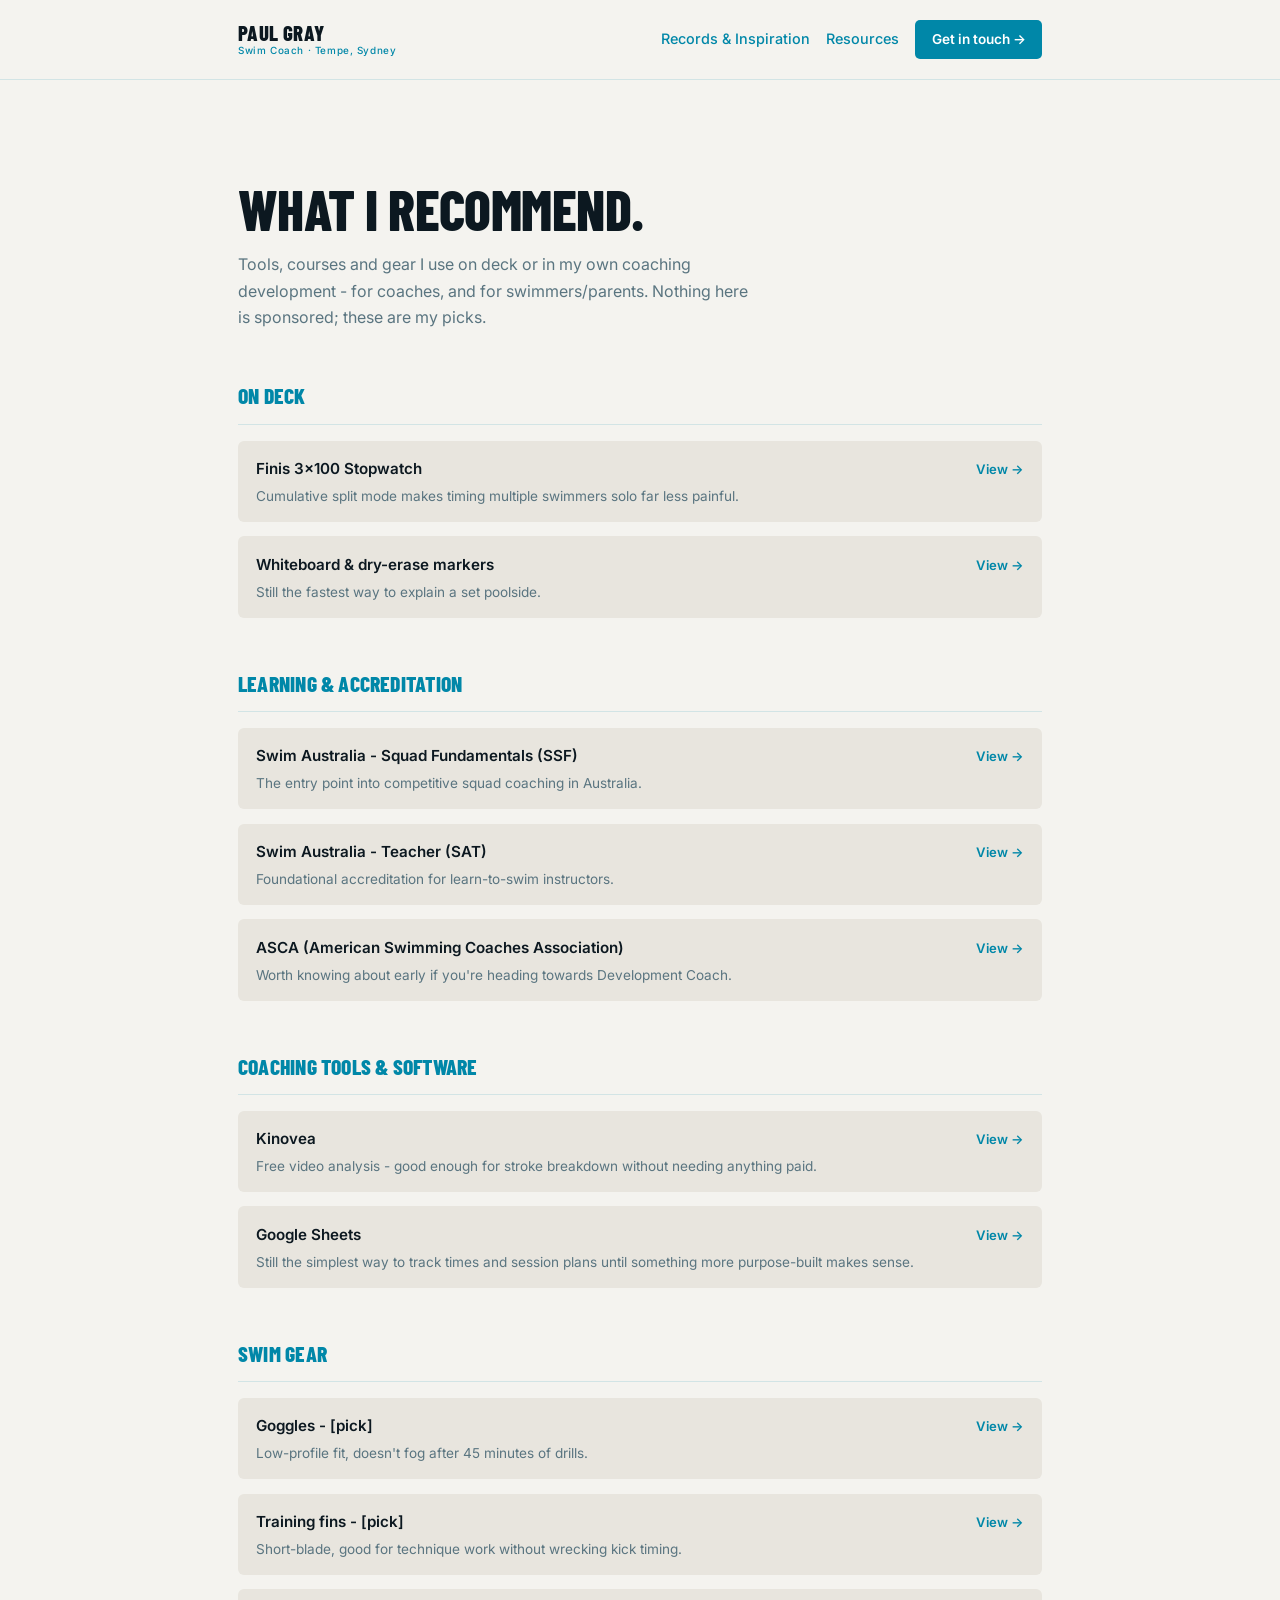
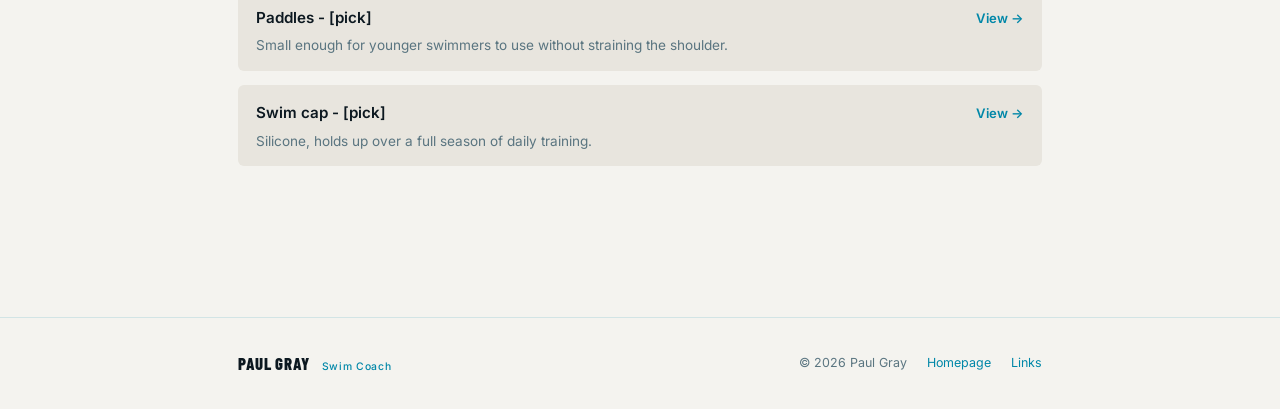
<file: resources.html>
<!DOCTYPE html>
<html lang="en-AU">
<head>
  <meta charset="UTF-8">
  <meta name="viewport" content="width=device-width, initial-scale=1.0">
  <meta name="description" content="Coaching tools, learning pathways and swim gear Paul Gray uses and recommends.">
  <meta name="theme-color" content="#F4F3EF" media="(prefers-color-scheme: light)">
  <meta name="theme-color" content="#0C1820" media="(prefers-color-scheme: dark)">
  <title>What I Recommend | Paul Gray</title>
  <link rel="preconnect" href="https://fonts.googleapis.com">
  <link rel="preconnect" href="https://fonts.gstatic.com" crossorigin>
  <link href="https://fonts.googleapis.com/css2?family=Barlow+Condensed:wght@700;800&family=Inter:ital,wght@0,400;0,500;0,600;1,400&display=swap" rel="stylesheet">
  <link rel="stylesheet" href="style.css">
</head>
<body>

  <header class="nav" role="banner">
    <div class="container nav__inner">
      <a href="index.html" class="nav__logo" aria-label="Paul Gray - home">
        Paul Gray
        <span>Swim Coach · Tempe, Sydney</span>
      </a>
      <nav style="display: flex; gap: 1rem; align-items: center;">
        <a href="records.html" style="color: var(--col-water); text-decoration: none; font-size: 0.9rem; font-weight: 500;">Records & Inspiration</a>
        <a href="resources.html" style="color: var(--col-water); text-decoration: none; font-size: 0.9rem; font-weight: 500;">Resources</a>
        <a href="index.html#contact" class="btn btn--primary nav__cta">Get in touch →</a>
      </nav>
    </div>
  </header>

  <main class="resources">
    <div class="container">

      <div class="resources__header">
        <h1>What I recommend.</h1>
        <p>
          Tools, courses and gear I use on deck or in my own coaching development -
          for coaches, and for swimmers/parents. Nothing here is sponsored; these are my picks.
        </p>
      </div>

      <!-- ON DECK -->
      <section class="resource-group" aria-labelledby="grp-deck">
        <h2 id="grp-deck">On Deck</h2>
        <div class="resource-list">
          <div class="resource-item">
            <div class="resource-item__text">
              <span class="resource-item__name">Finis 3x100 Stopwatch</span>
              <span class="resource-item__note">Cumulative split mode makes timing multiple swimmers solo far less painful.</span>
            </div>
            <a class="resource-item__link" href="#" target="_blank" rel="noopener noreferrer">View →</a>
          </div>
          <div class="resource-item">
            <div class="resource-item__text">
              <span class="resource-item__name">Whiteboard &amp; dry-erase markers</span>
              <span class="resource-item__note">Still the fastest way to explain a set poolside.</span>
            </div>
            <a class="resource-item__link" href="#" target="_blank" rel="noopener noreferrer">View →</a>
          </div>
        </div>
      </section>

      <!-- LEARNING & ACCREDITATION -->
      <section class="resource-group" aria-labelledby="grp-learning">
        <h2 id="grp-learning">Learning &amp; Accreditation</h2>
        <div class="resource-list">
          <div class="resource-item">
            <div class="resource-item__text">
              <span class="resource-item__name">Swim Australia - Squad Fundamentals (SSF)</span>
              <span class="resource-item__note">The entry point into competitive squad coaching in Australia.</span>
            </div>
            <a class="resource-item__link" href="#" target="_blank" rel="noopener noreferrer">View →</a>
          </div>
          <div class="resource-item">
            <div class="resource-item__text">
              <span class="resource-item__name">Swim Australia - Teacher (SAT)</span>
              <span class="resource-item__note">Foundational accreditation for learn-to-swim instructors.</span>
            </div>
            <a class="resource-item__link" href="#" target="_blank" rel="noopener noreferrer">View →</a>
          </div>
          <div class="resource-item">
            <div class="resource-item__text">
              <span class="resource-item__name">ASCA (American Swimming Coaches Association)</span>
              <span class="resource-item__note">Worth knowing about early if you're heading towards Development Coach.</span>
            </div>
            <a class="resource-item__link" href="#" target="_blank" rel="noopener noreferrer">View →</a>
          </div>
        </div>
      </section>

      <!-- COACHING TOOLS & SOFTWARE -->
      <section class="resource-group" aria-labelledby="grp-tools">
        <h2 id="grp-tools">Coaching Tools &amp; Software</h2>
        <div class="resource-list">
          <div class="resource-item">
            <div class="resource-item__text">
              <span class="resource-item__name">Kinovea</span>
              <span class="resource-item__note">Free video analysis - good enough for stroke breakdown without needing anything paid.</span>
            </div>
            <a class="resource-item__link" href="#" target="_blank" rel="noopener noreferrer">View →</a>
          </div>
          <div class="resource-item">
            <div class="resource-item__text">
              <span class="resource-item__name">Google Sheets</span>
              <span class="resource-item__note">Still the simplest way to track times and session plans until something more purpose-built makes sense.</span>
            </div>
            <a class="resource-item__link" href="#" target="_blank" rel="noopener noreferrer">View →</a>
          </div>
        </div>
      </section>

      <!-- SWIM GEAR -->
      <section class="resource-group" aria-labelledby="grp-gear">
        <h2 id="grp-gear">Swim Gear</h2>
        <div class="resource-list">
          <div class="resource-item">
            <div class="resource-item__text">
              <span class="resource-item__name">Goggles - [pick]</span>
              <span class="resource-item__note">Low-profile fit, doesn't fog after 45 minutes of drills.</span>
            </div>
            <a class="resource-item__link" href="#" target="_blank" rel="noopener noreferrer">View →</a>
          </div>
          <div class="resource-item">
            <div class="resource-item__text">
              <span class="resource-item__name">Training fins - [pick]</span>
              <span class="resource-item__note">Short-blade, good for technique work without wrecking kick timing.</span>
            </div>
            <a class="resource-item__link" href="#" target="_blank" rel="noopener noreferrer">View →</a>
          </div>
          <div class="resource-item">
            <div class="resource-item__text">
              <span class="resource-item__name">Paddles - [pick]</span>
              <span class="resource-item__note">Small enough for younger swimmers to use without straining the shoulder.</span>
            </div>
            <a class="resource-item__link" href="#" target="_blank" rel="noopener noreferrer">View →</a>
          </div>
          <div class="resource-item">
            <div class="resource-item__text">
              <span class="resource-item__name">Swim cap - [pick]</span>
              <span class="resource-item__note">Silicone, holds up over a full season of daily training.</span>
            </div>
            <a class="resource-item__link" href="#" target="_blank" rel="noopener noreferrer">View →</a>
          </div>
        </div>
      </section>

    </div>
  </main>

  <footer class="footer" role="contentinfo">
    <div class="container footer__inner">
      <p class="footer__logo">PAUL GRAY <span>Swim Coach</span></p>
      <p class="footer__meta">
        <span>© 2026 Paul Gray</span>
        <a href="index.html">Homepage</a>
        <a href="links.html">Links</a>
      </p>
    </div>
  </footer>

</body>
</html>
</file>
<file: style.css>
/* ============================================================
   PAUL GRAY — HOLDING SITE — style.css
   Standalone stylesheet for the interim homepage, link-in-bio
   and resources pages. Shares design tokens with the main
   paulgray.com.au site but is kept as its own file so nothing
   here ever touches production styles.
   ============================================================ */

*, *::before, *::after {
  box-sizing: border-box;
  margin: 0;
  padding: 0;
}

/* ── Design Tokens (matches brand system) ──────────────────── */
:root {
  --col-paper:        #F4F3EF;
  --col-ink:          #0C1820;
  --col-water:        #0087A8;
  --col-water-hover:  #006888;
  --col-water-light:  #D0ECF3;
  --col-muted:        #5A7580;
  --col-surface:      #E8E5DE;
  --col-border:       rgba(0, 135, 168, 0.14);

  --col-dark-bg:      #0C1820;
  --col-dark-text:    #F4F3EF;
  --col-dark-muted:   #7FA4B0;
  --col-dark-border:  rgba(255, 255, 255, 0.12);
  --col-dark-input:   rgba(255, 255, 255, 0.09);

  --font-display: 'Barlow Condensed', sans-serif;
  --font-body:    'Inter', sans-serif;

  --gutter:    clamp(1.25rem, 5vw, 3rem);
  --section-v: clamp(3.5rem, 8vw, 6.5rem);
  --max-width: 900px;

  --ease-out: cubic-bezier(0.16, 1, 0.3, 1);
}

@media (prefers-color-scheme: dark) {
  :root {
    --col-paper:       #0C1820;
    --col-ink:         #EEF1EE;
    --col-water:       #00B8D9;
    --col-water-hover: #0095B0;
    --col-water-light: #0D2232;
    --col-muted:       #7AA4B0;
    --col-surface:     #131E28;
    --col-border:      rgba(0, 184, 217, 0.18);
    --col-dark-bg:     #162330;
    --col-dark-muted:  #7AA4B0;
  }
}

@media (prefers-reduced-motion: reduce) {
  * { animation-duration: 0.01ms !important; transition-duration: 0.01ms !important; }
}

html { scroll-behavior: smooth; color-scheme: light dark; }

body {
  font-family: var(--font-body);
  font-size: clamp(0.95rem, 1.5vw, 1.05rem);
  line-height: 1.65;
  color: var(--col-ink);
  background-color: var(--col-paper);
  -webkit-font-smoothing: antialiased;
  -moz-osx-font-smoothing: grayscale;
}

img, svg { display: block; max-width: 100%; }
a { color: inherit; }

.container {
  width: 100%;
  max-width: var(--max-width);
  margin-inline: auto;
  padding-inline: var(--gutter);
}

.section-label {
  font-size: 0.72rem;
  font-weight: 600;
  letter-spacing: 0.1em;
  color: var(--col-muted);
  margin-bottom: 1.5rem;
}

.form-honeypot { display: none; }

/* ── Buttons ────────────────────────────────────────────────── */
.btn {
  display: inline-flex;
  align-items: center;
  gap: 0.35em;
  padding: 0.75em 1.5em;
  font-family: var(--font-body);
  font-size: 0.9rem;
  font-weight: 600;
  text-decoration: none;
  border: none;
  border-radius: 5px;
  cursor: pointer;
  white-space: nowrap;
  transition: background-color 0.2s var(--ease-out), color 0.2s var(--ease-out),
    transform 0.15s var(--ease-out), border-color 0.2s var(--ease-out);
}
.btn:focus-visible { outline: 2px solid var(--col-water); outline-offset: 3px; }
.btn--primary { background-color: var(--col-water); color: #fff; }
.btn--primary:hover { background-color: var(--col-water-hover); transform: translateY(-1px); }
.btn--primary:active { transform: translateY(0); }
.btn--ghost { background-color: transparent; color: var(--col-water); border: 1.5px solid var(--col-water); }
.btn--ghost:hover { background-color: var(--col-water); color: #fff; }
.btn--full { width: 100%; justify-content: center; padding-block: 0.9em; }

/* ── Lane rope divider ──────────────────────────────────────── */
.lane-rope { position: relative; width: 100%; height: 22px; margin-block: clamp(2rem, 5vw, 3.5rem); }
.lane-rope::before {
  content: ''; position: absolute; inset-inline: 0; top: 50%; height: 1.5px;
  background: var(--col-water); opacity: 0.3; transform: translateY(-50%);
}
.lane-rope::after {
  content: ''; position: absolute; inset: 0;
  background-image: radial-gradient(circle, var(--col-water) 4.5px, transparent 4.5px);
  background-size: 36px 22px; background-repeat: repeat-x; background-position: 0 50%;
}

/* ── Nav ────────────────────────────────────────────────────── */
.nav {
  border-bottom: 1px solid var(--col-border);
}
.nav__inner {
  display: flex; align-items: center; justify-content: space-between; padding-block: 1.25rem;
}
.nav__logo {
  font-family: var(--font-display); font-size: 1.3rem; font-weight: 800;
  letter-spacing: 0.02em; text-transform: uppercase; text-decoration: none;
  color: var(--col-ink); line-height: 1;
}
.nav__logo span {
  display: block; font-family: var(--font-body); font-size: 0.62rem; font-weight: 500;
  letter-spacing: 0.06em; color: var(--col-water); margin-top: 3px; text-transform: none;
}
.nav__cta { font-size: 0.85rem; padding: 0.6em 1.2em; }

/* ── Hero ───────────────────────────────────────────────────── */
.hero { padding-block: var(--section-v); }
.hero__inner {
  display: grid; grid-template-columns: 1fr; gap: clamp(2rem, 5vw, 3rem); align-items: center;
}
@media (min-width: 700px) {
  .hero__inner { grid-template-columns: 7fr 5fr; }
}
.hero__image {
  width: 100%; max-width: 320px; aspect-ratio: 4 / 5; object-fit: cover; border-radius: 8px;
  margin-inline: auto;
}
@media (min-width: 700px) { .hero__image { margin-inline: 0; max-width: none; } }
.hero__eyebrow {
  font-size: 0.78rem; font-weight: 500; color: var(--col-water); margin-bottom: 1.1rem;
}
.hero__headline {
  font-family: var(--font-display); font-size: clamp(2.5rem, 8vw, 4.75rem);
  font-weight: 800; line-height: 0.95; letter-spacing: -0.01em; text-transform: uppercase;
  color: var(--col-ink); margin-bottom: 1.5rem;
}
.hero__headline em { font-style: normal; color: var(--col-water); }
.hero__body { max-width: 480px; font-size: clamp(1rem, 2vw, 1.15rem); color: var(--col-muted); margin-bottom: 2rem; }
.hero__actions { display: flex; flex-wrap: wrap; gap: 0.875rem; }

/* ── Credentials strip ──────────────────────────────────────── */
.credentials {
  padding-block: clamp(2.5rem, 5vw, 3.5rem);
  background-color: var(--col-water-light);
  border-top: 1px solid var(--col-border);
  border-bottom: 1px solid var(--col-border);
}
.credentials__grid {
  display: grid; grid-template-columns: repeat(auto-fit, minmax(190px, 1fr));
  gap: 0.875rem; list-style: none;
}
.cred-badge {
  display: flex; align-items: center; gap: 0.75rem; padding: 0.9rem 1rem;
  background: rgba(255, 255, 255, 0.72); border: 1px solid var(--col-border); border-radius: 6px;
}
@media (prefers-color-scheme: dark) { .cred-badge { background: rgba(12, 24, 32, 0.7); } }
.cred-badge__name { display: block; font-size: 0.85rem; font-weight: 600; color: var(--col-ink); line-height: 1.3; }
.cred-badge__issuer { display: block; font-size: 0.72rem; color: var(--col-muted); margin-top: 2px; }

/* ── Teaser (dark strip — coach community notice) ─────────────── */
.teaser { padding-block: var(--section-v); background-color: var(--col-dark-bg); color: var(--col-dark-text); }
@media (prefers-color-scheme: dark) { .teaser { background-color: #0A2030; } }
.teaser__heading {
  font-family: var(--font-display); font-size: clamp(2rem, 6vw, 3.5rem); font-weight: 800;
  text-transform: uppercase; letter-spacing: -0.01em; line-height: 0.95; margin-bottom: 1.1rem; max-width: 560px;
}
.teaser__sub { font-size: 1rem; color: var(--col-dark-muted); max-width: 460px; line-height: 1.65; margin-bottom: 1.75rem; }
.teaser__note { margin-top: 1rem; font-size: 0.75rem; color: var(--col-dark-muted); opacity: 0.75; }

/* ── Contact ────────────────────────────────────────────────── */
.contact { padding-block: var(--section-v); background: var(--col-surface); }
.contact__inner { display: grid; grid-template-columns: 1fr; gap: clamp(2.5rem, 5vw, 4rem); align-items: start; }
@media (min-width: 700px) { .contact__inner { grid-template-columns: 5fr 7fr; } }
.contact__info h2 {
  font-family: var(--font-display); font-size: clamp(2.25rem, 6vw, 3.5rem); font-weight: 800;
  text-transform: uppercase; letter-spacing: -0.01em; line-height: 0.92; color: var(--col-ink); margin-bottom: 1.25rem;
}
.contact__info p { font-size: 1rem; color: var(--col-muted); line-height: 1.7; margin-bottom: 0.85rem; }
.contact__details { margin-top: 1.5rem; display: flex; flex-direction: column; gap: 0.65rem; }
.contact__detail { display: flex; align-items: center; gap: 0.625rem; font-size: 0.9rem; color: var(--col-muted); }
.contact__detail svg { flex-shrink: 0; width: 18px; height: 18px; color: var(--col-water); }
.contact__detail a { color: var(--col-water); text-decoration: none; font-weight: 500; }
.contact__detail a:hover { text-decoration: underline; }

.contact-form { display: flex; flex-direction: column; gap: 1.1rem; }
.form-row { display: flex; flex-direction: column; gap: 0.375rem; }
.form-label { font-size: 0.8rem; font-weight: 600; color: var(--col-muted); }
.contact-form input, .contact-form textarea {
  width: 100%; padding: 0.8em 1em; background: var(--col-paper); border: 1.5px solid var(--col-border);
  border-radius: 5px; font-family: var(--font-body); font-size: 0.95rem; color: var(--col-ink);
  outline: none; transition: border-color 0.2s var(--ease-out); -webkit-appearance: none;
}
@media (prefers-color-scheme: dark) {
  .contact-form input, .contact-form textarea { background: var(--col-dark-bg); border-color: rgba(0, 184, 217, 0.2); }
}
.contact-form input::placeholder, .contact-form textarea::placeholder { color: var(--col-muted); opacity: 0.65; }
.contact-form input:focus, .contact-form textarea:focus { border-color: var(--col-water); }
.contact-form textarea { resize: vertical; min-height: 120px; line-height: 1.6; }
.form-success { font-size: 1rem; color: var(--col-water); font-weight: 500; }
.form-success-block { padding: 1.5rem 0; }

/* ── Footer ─────────────────────────────────────────────────── */
.footer { padding-block: 2rem; border-top: 1px solid var(--col-border); }
.footer__inner { display: flex; flex-wrap: wrap; align-items: center; justify-content: space-between; gap: 0.875rem; }
.footer__logo { font-family: var(--font-display); font-size: 1.05rem; font-weight: 800; text-transform: uppercase; letter-spacing: 0.04em; color: var(--col-ink); }
.footer__logo span { font-family: var(--font-body); font-size: 0.65rem; font-weight: 500; color: var(--col-water); margin-left: 0.5rem; text-transform: none; }
.footer__meta { display: flex; flex-wrap: wrap; gap: 1.25rem; font-size: 0.78rem; color: var(--col-muted); }
.footer__meta a { color: var(--col-water); text-decoration: none; }
.footer__meta a:hover { text-decoration: underline; }

/* ============================================================
   LINK-IN-BIO PAGE
   ============================================================ */
.bio-page { min-height: 100svh; display: flex; align-items: center; }
.bio { width: 100%; max-width: 420px; margin-inline: auto; padding: var(--gutter); text-align: center; }
.bio__avatar {
  width: 88px; height: 88px; border-radius: 50%; object-fit: cover;
  margin-inline: auto; margin-bottom: 1.25rem; border: 2px solid var(--col-water-light);
}
.bio__name {
  font-family: var(--font-display); font-size: 2rem; font-weight: 800; text-transform: uppercase;
  letter-spacing: -0.01em; color: var(--col-ink);
}
.bio__tag { font-size: 0.9rem; color: var(--col-muted); margin-top: 0.35rem; margin-bottom: 2rem; }

.link-list { display: flex; flex-direction: column; gap: 0.75rem; }
.link-item {
  display: flex; align-items: center; justify-content: center; gap: 0.4em;
  padding: 0.95em 1.25em; border-radius: 8px; font-size: 0.95rem; font-weight: 600;
  text-decoration: none; border: 1.5px solid var(--col-border); color: var(--col-ink);
  background: var(--col-surface);
  transition: transform 0.15s var(--ease-out), border-color 0.2s var(--ease-out), background-color 0.2s var(--ease-out);
}
.link-item:hover { transform: translateY(-1px); border-color: var(--col-water); }
.link-item:focus-visible { outline: 2px solid var(--col-water); outline-offset: 2px; }
.link-item--primary { background: var(--col-water); color: #fff; border-color: var(--col-water); }
.link-item--primary:hover { background: var(--col-water-hover); }
.link-item--accent { background: var(--col-dark-bg); color: var(--col-dark-text); border-color: var(--col-dark-bg); }
.link-item--accent:hover { background: #16232e; }

.social-row { display: flex; justify-content: center; gap: 1.25rem; margin-top: 2rem; }
.social-row a {
  display: flex; align-items: center; justify-content: center; width: 38px; height: 38px;
  border-radius: 50%; color: var(--col-muted); transition: color 0.2s, background-color 0.2s;
}
.social-row a:hover { color: var(--col-water); background: var(--col-water-light); }
.social-row svg { width: 19px; height: 19px; }

.bio__footnote { margin-top: 2.5rem; font-size: 0.72rem; color: var(--col-muted); opacity: 0.7; }

/* ============================================================
   RESOURCES PAGE
   ============================================================ */
.resources { padding-block: var(--section-v); }
.resources__header { margin-bottom: clamp(2rem, 5vw, 3rem); }
.resources__header h1 {
  font-family: var(--font-display); font-size: clamp(2.25rem, 6vw, 3.5rem); font-weight: 800;
  text-transform: uppercase; letter-spacing: -0.01em; line-height: 0.95; color: var(--col-ink); margin-bottom: 1rem;
}
.resources__header p { font-size: 1rem; color: var(--col-muted); max-width: 520px; line-height: 1.65; }

.resource-group { margin-bottom: clamp(2rem, 4vw, 3rem); }
.resource-group h2 {
  font-family: var(--font-display); font-size: 1.35rem; font-weight: 800; text-transform: uppercase;
  letter-spacing: 0.01em; color: var(--col-water); margin-bottom: 1rem; padding-bottom: 0.6rem;
  border-bottom: 1px solid var(--col-border);
}
.resource-list { display: flex; flex-direction: column; gap: 0.9rem; }
.resource-item {
  display: flex; flex-wrap: wrap; align-items: baseline; justify-content: space-between; gap: 0.5rem 1rem;
  padding: 0.9rem 1.1rem; background: var(--col-surface); border-radius: 6px;
}
.resource-item__text { flex: 1; min-width: 220px; }
.resource-item__name { font-weight: 600; color: var(--col-ink); font-size: 0.95rem; }
.resource-item__note { display: block; font-size: 0.85rem; color: var(--col-muted); margin-top: 0.15rem; }
.resource-item__link {
  font-size: 0.82rem; font-weight: 600; color: var(--col-water); text-decoration: none; white-space: nowrap;
}
.resource-item__link:hover { text-decoration: underline; }

/* ── Accordion/Details ──────────────────────────────────────── */
.accordion-item {
  margin-bottom: 1rem;
  border: 1px solid var(--col-border);
  border-radius: 6px;
  background: var(--col-surface);
  overflow: hidden;
}
.accordion-header {
  padding: 1.1rem 1.25rem;
  font-weight: 600;
  font-size: 1rem;
  color: var(--col-ink);
  cursor: pointer;
  list-style: none;
  display: flex;
  align-items: center;
  justify-content: space-between;
  user-select: none;
  transition: background-color 0.2s var(--ease-out);
}
.accordion-header::-webkit-details-marker { display: none; }
.accordion-header::after {
  content: '+';
  font-size: 1.5rem;
  font-weight: 700;
  color: var(--col-water);
  line-height: 1;
  transition: transform 0.2s var(--ease-out);
}
.accordion-item[open] .accordion-header::after {
  transform: rotate(45deg);
}
.accordion-header:hover {
  background-color: var(--col-water-light);
}
@media (prefers-color-scheme: dark) {
  .accordion-header:hover { background-color: rgba(0, 184, 217, 0.08); }
}
.accordion-content {
  padding: 0 1.25rem 1.25rem 1.25rem;
  color: var(--col-muted);
  line-height: 1.65;
}
.accordion-content p { margin-bottom: 0.75rem; }
.accordion-content p:last-child { margin-bottom: 0; }

/* ── Mobile refinements ─────────────────────────────────────── */
@media (max-width: 480px) {
  .hero__actions { flex-direction: column; align-items: stretch; }
  .credentials__grid { grid-template-columns: 1fr; }
  .resource-item { flex-direction: column; align-items: flex-start; }
}
</file>
